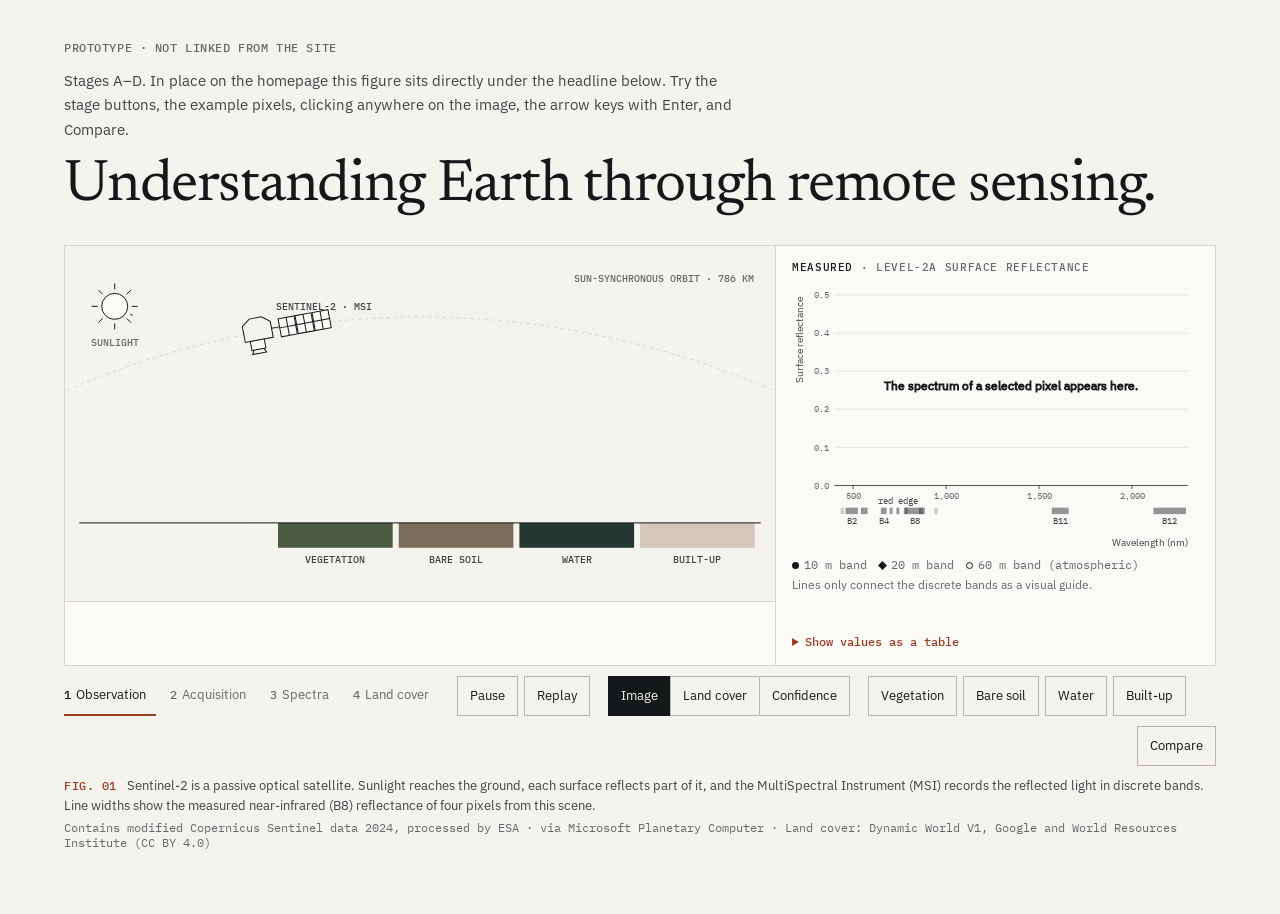
<file: sentinel2-prototype.html>
<!doctype html>
<html lang="en">
  <head>
    <meta charset="utf-8">
    <meta name="viewport" content="width=device-width, initial-scale=1">
    <meta name="robots" content="noindex">
    <title>Prototype: Sentinel-2 spectral visualization</title>
    <link rel="stylesheet" href="styles.css?v=66">
    <link rel="stylesheet" href="s2-viz.css?v=3">
    <script src="s2-viz.js?v=4" defer></script>
    <style>
      body{padding:40px var(--gutter) 64px;max-width:1440px;margin:0 auto}
      .proto-note{max-width:46em;color:var(--ink-2);font-size:15px}
      .proto-h1{font:400 clamp(40px,4.6vw,72px)/1 var(--serif);letter-spacing:-.02em;margin:10px 0 28px}
    </style>
  </head>
  <body>
    <p class="eyebrow">Prototype · not linked from the site</p>
    <p class="proto-note">Stages A–D. In place on the homepage this figure sits directly under the headline below. Try the stage buttons, the example pixels, clicking anywhere on the image, the arrow keys with Enter, and Compare.</p>
    <h1 class="proto-h1">Understanding Earth through remote sensing.</h1>

    <figure class="s2viz" data-s2viz data-src="assets/s2/" data-version="2">
      <img class="s2viz-fallback" src="assets/s2/truecolor.webp" width="432" height="216" alt="Sentinel-2 true-colour image of the south shore of the Geiseltalsee at Braunsbedra, Germany, 28 August 2024: the lake at the top, the town in the middle and harvested fields at the bottom.">
      <figcaption><span class="fig-no">Fig. 01</span><span class="s2viz-caption">Sentinel-2 Level-2A image of the south shore of the Geiseltalsee at Braunsbedra, Germany, 28 August 2024.</span><span class="s2viz-credit">Contains modified Copernicus Sentinel data 2024, processed by ESA · via Microsoft Planetary Computer · Land cover: Dynamic World V1, Google and World Resources Institute (CC BY 4.0)</span></figcaption>
    </figure>
  </body>
</html>
</file>
<file: styles.css>
/* ==========================================================================
   Dr. Yaron Ogen — Scientific Editorial Minimalism
   One stylesheet, one set of tokens. Colour comes from the figures; the
   interface stays in ink on map paper with a single iron-oxide accent.
   ========================================================================== */

/* Fonts (self-hosted, latin subset) */
@font-face{font-family:"Newsreader";src:url("fonts/newsreader-latin-400-normal.woff2") format("woff2");font-weight:400;font-style:normal;font-display:swap}
@font-face{font-family:"Newsreader";src:url("fonts/newsreader-latin-400-italic.woff2") format("woff2");font-weight:400;font-style:italic;font-display:swap}
@font-face{font-family:"Newsreader";src:url("fonts/newsreader-latin-500-normal.woff2") format("woff2");font-weight:500;font-style:normal;font-display:swap}
@font-face{font-family:"IBM Plex Sans";src:url("fonts/ibm-plex-sans-latin-400-normal.woff2") format("woff2");font-weight:400;font-style:normal;font-display:swap}
@font-face{font-family:"IBM Plex Sans";src:url("fonts/ibm-plex-sans-latin-400-italic.woff2") format("woff2");font-weight:400;font-style:italic;font-display:swap}
@font-face{font-family:"IBM Plex Sans";src:url("fonts/ibm-plex-sans-latin-600-normal.woff2") format("woff2");font-weight:600;font-style:normal;font-display:swap}
@font-face{font-family:"IBM Plex Mono";src:url("fonts/ibm-plex-mono-latin-400-normal.woff2") format("woff2");font-weight:400;font-style:normal;font-display:swap}
@font-face{font-family:"IBM Plex Mono";src:url("fonts/ibm-plex-mono-latin-500-normal.woff2") format("woff2");font-weight:500;font-style:normal;font-display:swap}

:root{
  color-scheme:light;
  --paper:#F5F3EE;      /* page ground, matched to the figures' own background */
  --surface:#FBFAF7;    /* figure frames, dialogs */
  --ink:#15181A;        /* all headings and body */
  --ink-2:#3E4447;      /* secondary text */
  --muted:#646A6D;      /* metadata (5.3:1 on paper) */
  --rule:#D8D4CB;       /* hairlines */
  --rule-strong:#B9B4A9;
  --accent:#9A3B22;     /* iron oxide: links, figure labels, active nav only */
  --accent-ink:#7A2C17;
  --accent-tint:#EFE3DC;
  --error:#A3261B;

  --serif:"Newsreader",Georgia,"Times New Roman",serif;
  --sans:"IBM Plex Sans",system-ui,"Segoe UI",Arial,sans-serif;
  --mono:"IBM Plex Mono",ui-monospace,Consolas,monospace;

  --side:260px;
  --gutter:clamp(20px,5vw,72px);
  --measure:38em;
}

/* Base */
*,*::before,*::after{box-sizing:border-box}
html{background:var(--paper);scroll-behavior:smooth;scroll-padding-top:80px;-webkit-text-size-adjust:100%}
body{margin:0;background:var(--paper);color:var(--ink);font:16px/1.65 var(--sans);-webkit-font-smoothing:antialiased;text-rendering:optimizeLegibility}
a{color:inherit}
img{max-width:100%}
button{font:inherit;color:inherit}
h1,h2,h3,h4,p{margin-top:0}
h1,h2{font-family:var(--serif);font-weight:400;letter-spacing:-.015em;color:var(--ink)}
h1 em,h2 em{font-style:normal;color:inherit}
::selection{background:var(--accent-tint);color:var(--ink)}
:focus-visible{outline:2px solid var(--accent);outline-offset:3px;border-radius:1px}
.screen-reader-only{position:absolute;width:1px;height:1px;padding:0;margin:-1px;overflow:hidden;clip:rect(0,0,0,0);white-space:nowrap;border:0}
.skip-link{position:fixed;z-index:200;top:8px;left:8px;padding:10px 14px;background:var(--ink);color:var(--paper);transform:translateY(-160%)}
.skip-link:focus{transform:none}

.section-wrap{padding-left:var(--gutter);padding-right:var(--gutter)}
.page-view{max-width:calc(1320px + 2 * var(--gutter));min-height:calc(100vh - 90px)}
.page-view[hidden]{display:none!important}

/* Small type roles */
.eyebrow,.project-meta,.pub-meta,.label{font:500 11.5px/1.45 var(--mono);letter-spacing:.05em;text-transform:uppercase;color:var(--muted);margin:0 0 12px}
.eyebrow-light{color:var(--muted)}

/* Links and buttons */
.button{display:inline-flex;align-items:center;gap:10px;min-height:46px;padding:0 18px;border:1px solid var(--ink);background:var(--ink);color:var(--paper);text-decoration:none;font:600 14px/1 var(--sans);cursor:pointer;touch-action:manipulation;transition:background .15s,color .15s}
.button:hover{background:var(--paper);color:var(--ink)}
.text-link{font:600 14px/1.4 var(--sans);color:var(--accent);text-decoration:underline;text-decoration-thickness:1px;text-underline-offset:4px}
.text-link:hover{color:var(--accent-ink)}
.text-link span,.button span{font-family:var(--sans)}
.article-link{display:inline-flex;align-items:center;gap:6px;margin-top:10px;color:var(--accent);font:500 12.5px/1.4 var(--mono);text-decoration:underline;text-decoration-thickness:1px;text-underline-offset:4px;text-decoration-color:color-mix(in srgb,var(--accent) 45%,transparent)}
.article-link:hover{color:var(--accent-ink);text-decoration-color:currentColor}

/* ==========================================================================
   Navigation
   ========================================================================== */
.mobile-brand{display:none}
.menu-button{display:none}
.site-sidebar{position:fixed;z-index:40;inset:0 auto 0 0;width:var(--side);padding:32px 24px 22px;background:var(--paper);border-right:1px solid var(--rule);display:flex;flex-direction:column;overflow-y:auto}
.wordmark{display:flex;align-items:center;gap:12px}
.wordmark-photo-button{flex:none;padding:0;margin:0;border:0;background:none;cursor:zoom-in;line-height:0}
.wordmark-mark{display:block;overflow:hidden}
.wordmark-photo img{display:block;width:100%;height:100%;object-fit:cover;object-position:50% 14%;filter:grayscale(1)}
.sidebar-wordmark .wordmark-mark{width:42px;height:56px}
.wordmark-name{display:block;white-space:nowrap}
.sidebar-wordmark .wordmark-sub{font-size:12px}
.sidebar-wordmark .wordmark-sub>span{display:block;white-space:nowrap}
.wordmark-text{display:block;text-decoration:none;font:500 19px/1.15 var(--serif);color:var(--ink)}
.wordmark-sub{display:block;margin-top:4px;font:12px/1.45 var(--sans);color:var(--muted)}
.primary-nav{display:flex;flex-direction:column;margin-top:40px}
.primary-nav a{display:flex;align-items:center;min-height:42px;padding:0 0 0 12px;margin-left:-12px;color:var(--ink-2);text-decoration:none;font:15px/1.2 var(--sans);border-left:2px solid transparent;transition:color .15s}
.primary-nav a:hover{color:var(--ink)}
.primary-nav a[aria-current=page]{color:var(--ink);font-weight:600;border-left-color:var(--accent)}
.primary-nav small{display:none}
.sidebar-footer{margin-top:auto;padding-top:14px;border-top:1px solid var(--rule);font:12.5px/1.6 var(--sans);color:var(--muted)}
.sidebar-footer p{margin:0 0 8px}
.sidebar-footer>a{color:var(--accent);font-weight:600;text-decoration:underline;text-underline-offset:3px;text-decoration-thickness:1px}
.sidebar-footer small{display:block;margin-top:14px;font:11.5px var(--mono)}
.main-content{margin-left:var(--side);min-width:0}
.main-content:focus{outline:none}
@media(min-width:861px) and (max-height:760px){.site-sidebar{padding-top:22px}.primary-nav{margin-top:24px}.primary-nav a{min-height:36px}}

/* ==========================================================================
   Home
   ========================================================================== */
.hero{display:grid;grid-template-columns:minmax(0,1fr);gap:clamp(28px,3.5vw,48px);align-items:end;padding-top:clamp(48px,9vh,96px);padding-bottom:40px;border-bottom:1px solid var(--ink);margin-left:var(--gutter);margin-right:var(--gutter);padding-left:0;padding-right:0;min-height:0}
.hero h1{font-size:clamp(46px,5.4vw,86px);line-height:1;letter-spacing:-.02em;margin:0 0 26px}
.hero-intro{font-size:17.5px;line-height:1.65;color:var(--ink-2);max-width:32em;margin:0 0 30px}
.hero-actions{display:flex;flex-wrap:wrap;align-items:center;gap:14px 24px}
.hero-copy{display:grid;grid-template-columns:minmax(0,7fr) minmax(0,5fr);column-gap:clamp(28px,4vw,64px);align-items:end}
.hero-copy .eyebrow,.hero-copy h1{grid-column:1}
.hero-copy .hero-intro{grid-column:2;grid-row:2;margin-bottom:18px}
.hero-copy .hero-actions{grid-column:2;grid-row:3}
.hero-copy h1{grid-row:2/4;margin:0}
.scales-intro{margin:40px var(--gutter) 0;font:500 11.5px/1.45 var(--mono);letter-spacing:.05em;text-transform:uppercase;color:var(--muted)}
.scales{display:grid;grid-template-columns:repeat(4,minmax(0,1fr));margin:14px var(--gutter) 0;border-top:1px solid var(--rule);border-bottom:1px solid var(--rule);padding:0;list-style:none}
.scales li{padding:22px 22px 26px;border-left:1px solid var(--rule)}
.scales li:first-child{border-left:0;padding-left:0}
.scales .label{color:var(--accent);margin-bottom:8px}
.scales h2{font:500 19px/1.3 var(--serif);letter-spacing:0;margin:0 0 6px}
.scales p{margin:0 0 10px;font-size:14px;line-height:1.6;color:var(--muted)}
.s2viz.home-viz{margin:48px var(--gutter) 0;padding-bottom:40px}
.scales a{font:500 12.5px var(--mono);color:var(--accent);text-decoration:underline;text-underline-offset:3px;text-decoration-thickness:1px}

/* ==========================================================================
   Figures (shared)
   ========================================================================== */
.image-lightbox-trigger{position:relative;display:block;width:100%;padding:8px;border:1px solid var(--rule);background:var(--surface);cursor:zoom-in;line-height:0;text-align:left;transition:border-color .15s}
.image-lightbox-trigger:hover{border-color:var(--rule-strong)}
.image-lightbox-trigger img{display:block;width:100%;height:auto;object-fit:contain}
.image-zoom-hint{position:absolute;right:14px;bottom:14px;padding:6px 9px;background:var(--ink);color:var(--paper);font:500 11.5px/1 var(--mono);opacity:0;transition:opacity .15s}
.image-zoom-hint span{margin-left:4px}
.image-lightbox-trigger:hover .image-zoom-hint,.image-lightbox-trigger:focus-visible .image-zoom-hint{opacity:1}
figcaption,.fig-caption{margin-top:10px;font:13px/1.55 var(--sans);color:var(--ink-2)}
.fig-no{display:inline-block;margin-right:10px;font:500 11.5px/1.55 var(--mono);letter-spacing:.05em;color:var(--accent);text-transform:uppercase}

/* ==========================================================================
   Section headings
   ========================================================================== */
.section{padding-top:clamp(56px,9vh,96px);padding-bottom:clamp(64px,10vh,112px)}
.section-heading{display:grid;grid-template-columns:minmax(0,6fr) minmax(0,7fr);gap:clamp(20px,4vw,64px);align-items:end;margin-bottom:40px;padding-bottom:18px;border-bottom:1px solid var(--ink)}
.section-heading .eyebrow{margin-bottom:10px}
.section-heading h2,.about-copy h2,.experience-intro h2,.contact-content h2{font-size:clamp(34px,3.8vw,54px);line-height:1.05;margin:0}
.heading-aside{margin:0;max-width:36em;color:var(--ink-2);font-size:15px;line-height:1.6}

/* ==========================================================================
   Expertise — figure-led atlas
   ========================================================================== */
.expertise-grid{display:grid;grid-template-columns:repeat(12,minmax(0,1fr));gap:56px 36px}
.service-card{grid-column:span 4;display:flex;flex-direction:column;min-width:0}
.service-card:nth-child(1){grid-column:span 7}
.service-card:nth-child(2){grid-column:span 5}
.service-card .card-number{display:none}
.service-image{margin:0 0 16px}
.service-image figcaption{font-size:12.5px;color:var(--muted)}
.service-card h3{font:600 18px/1.35 var(--sans);letter-spacing:-.01em;margin:0 0 6px}
.service-card>p{margin:0 0 12px;font-size:15px;line-height:1.6;color:var(--ink-2);max-width:var(--measure)}
.service-card ul{list-style:none;margin:4px 0 0;padding:12px 0 0;border-top:1px solid var(--rule);font:12.5px/1.75 var(--mono);color:var(--muted)}
.service-card li{display:inline}
.service-card li+li::before{content:" · ";color:var(--rule-strong)}

/* ==========================================================================
   Research — notebook rows
   ========================================================================== */
.research-project-grid{border-top:1px solid var(--rule)}
.research-project-card{display:grid;grid-template-columns:minmax(180px,300px) minmax(0,1fr);gap:clamp(22px,4vw,56px);padding:36px 0;border-bottom:1px solid var(--rule);align-items:start}
.research-row-media{min-width:0}
.project-image{margin:0}
.project-image img{display:block;width:auto;max-width:100%;height:auto;max-height:220px;border:1px solid var(--rule);background:var(--surface)}
.project-image figcaption{font-size:12.5px;color:var(--muted)}
.research-row-copy{min-width:0;display:flex;flex-direction:column;align-items:flex-start}
.research-row-copy .project-meta{color:var(--accent)}
.research-project-card h3{font:500 clamp(22px,2.1vw,28px)/1.2 var(--serif);letter-spacing:-.01em;margin:0 0 10px}
.research-summary{margin:0 0 16px;font-size:15.5px;line-height:1.65;color:var(--ink-2);max-width:var(--measure)}
.research-row-actions{display:flex;flex-wrap:wrap;gap:10px;margin:0 0 16px}
.read-more-open,.project-gallery-open{display:inline-flex;align-items:center;gap:8px;min-height:42px;padding:0 14px;border:1px solid var(--rule-strong);background:transparent;color:var(--ink);font:600 13.5px/1 var(--sans);cursor:pointer;touch-action:manipulation;transition:border-color .15s,background .15s}
.read-more-open:hover,.project-gallery-open:hover{border-color:var(--ink);background:var(--surface)}
.gallery-photo-count{font:400 12px var(--mono);color:var(--muted)}
.project-topic{display:block;font:12px/1.6 var(--mono);color:var(--muted)}
.research-row-copy>.project-topic{margin-top:auto}

/* Read-more dialog */
.read-more-dialog{display:none;flex-direction:column;width:min(760px,calc(100vw - 32px));max-height:calc(100dvh - 32px);padding:0;border:1px solid var(--rule-strong);background:var(--surface);color:var(--ink);overflow:hidden}
.read-more-dialog[open]{display:flex}
.read-more-dialog::backdrop{background:rgba(21,24,26,.55)}
.read-more-toolbar{display:flex;justify-content:space-between;align-items:flex-start;gap:18px;padding:22px 24px 16px;border-bottom:1px solid var(--rule)}
.read-more-toolbar .eyebrow{margin-bottom:6px;color:var(--accent)}
.read-more-toolbar h2{font:500 clamp(22px,2.4vw,28px)/1.2 var(--serif);margin:0}
.read-more-body{overflow:auto;padding:22px 24px 28px;font-size:15.5px;line-height:1.7;color:var(--ink-2)}
.read-more-body p{margin:0 0 14px;max-width:var(--measure)}
.read-more-figure{margin:0 0 22px}
.read-more-figure img{display:block;width:100%;height:auto;border:1px solid var(--rule)}
.read-more-body .project-topic{margin-top:18px;padding-top:12px;border-top:1px solid var(--rule)}

/* ==========================================================================
   Highlights — journal articles
   ========================================================================== */
.highlight-pub{display:grid;grid-template-columns:minmax(0,5fr) minmax(0,7fr);gap:clamp(24px,4vw,64px);padding:48px 0;border-bottom:1px solid var(--rule);align-items:start}
.highlight-pub:first-of-type{padding-top:8px}
.highlight-figure{margin:0;position:sticky;top:32px}
.highlight-figure img{display:block;width:100%;height:auto;padding:8px;border:1px solid var(--rule);background:var(--surface)}
.highlight-figure figcaption{font-size:13px;color:var(--ink-2)}
.highlight-body{min-width:0;max-width:44em}
.highlight-pub .pub-meta{font:500 11.5px/1.5 var(--mono);color:var(--accent);margin-bottom:10px}
.highlight-pub h3{font:500 clamp(22px,2.2vw,30px)/1.22 var(--serif);letter-spacing:-.01em;margin:0 0 8px}
.highlight-pub h4{font:500 11.5px/1.4 var(--mono);letter-spacing:.06em;text-transform:uppercase;color:var(--muted);margin:26px 0 8px;padding-top:12px;border-top:1px solid var(--rule)}
.highlight-pub p,.highlight-pub li{font-size:15.5px;line-height:1.7;color:var(--ink-2)}
.highlight-pub p{margin:0 0 12px}
.highlight-pub ul,.highlight-pub ol{margin:0 0 12px;padding-left:20px}
.highlight-pub li{margin-bottom:8px}
.highlight-pub li strong{color:var(--ink);font-weight:600}
.citation-count{display:inline-flex;align-items:baseline;gap:8px;margin:6px 0 4px!important;font:12.5px/1.4 var(--mono)!important;color:var(--muted)!important}
.citation-count strong{font:500 26px/1 var(--serif);color:var(--ink)}
.threshold-method{margin-top:22px;padding:4px 20px 8px;background:var(--surface);border:1px solid var(--rule)}
.threshold-method h4{border-top:0;padding-top:14px;margin-top:0}

/* ==========================================================================
   Publications — bibliography
   ========================================================================== */
.publication-list{border-top:1px solid var(--rule)}
.publication{display:grid;grid-template-columns:96px minmax(0,1fr) 170px;gap:0 28px;padding:22px 0;border-bottom:1px solid var(--rule);align-items:start}
.pub-year{font:500 14px/1.6 var(--mono);color:var(--ink);padding-top:2px}
.pub-year-repeat{color:transparent}
.publication h3{font:500 20px/1.32 var(--serif);letter-spacing:-.005em;margin:0 0 6px;max-width:44em}
.publication p{margin:0;font-size:14px;line-height:1.6;color:var(--muted)}
.publication p b{color:var(--ink);font-weight:600}
.publication p em{color:var(--ink-2)}
.publication .article-link{margin-top:8px}
.pub-type{font:12px/1.5 var(--mono);color:var(--muted);text-align:right;padding-top:4px}
.publication-footnote{margin:16px 0 0;font-size:13px;color:var(--muted)}

/* ==========================================================================
   About + Career
   ========================================================================== */
.about-page{padding-left:var(--gutter);padding-right:var(--gutter)}
.about-page .section-wrap{padding-left:0;padding-right:0}
.about-band{padding-top:clamp(56px,9vh,96px);padding-bottom:64px;border-bottom:1px solid var(--ink)}
.about-inner{display:grid;grid-template-columns:minmax(0,4fr) minmax(0,8fr);gap:clamp(28px,5vw,80px);align-items:start}
.about-left .eyebrow{margin-bottom:16px}
.about-photo-box{max-width:320px}
.about-photo-button{display:block;width:100%;padding:0;border:0;background:none;cursor:zoom-in;line-height:0}
.about-photo-button img{display:block;width:100%;height:auto;aspect-ratio:896/1195;object-fit:cover}
.about-copy h2{margin-bottom:26px}
.about-copy p{font-size:16px;line-height:1.75;color:var(--ink-2);max-width:var(--measure);margin:0 0 16px}
.about-copy .about-lead{font:400 21px/1.5 var(--serif);color:var(--ink)}
.about-facts{display:grid;grid-template-columns:repeat(3,minmax(0,1fr));max-width:var(--measure);margin-top:32px;border-top:1px solid var(--ink);border-bottom:1px solid var(--rule)}
.about-facts span{padding:14px 14px 16px 0;font:500 26px/1.1 var(--serif);color:var(--ink)}
.about-facts span+span{padding-left:14px;border-left:1px solid var(--rule)}
.about-facts i{display:block;margin-top:6px;font:400 12px/1.4 var(--mono);font-style:normal;color:var(--muted)}

.experience-band{padding-top:64px;padding-bottom:clamp(64px,10vh,112px)}
.experience-inner{display:grid;grid-template-columns:minmax(0,4fr) minmax(0,8fr);gap:clamp(28px,5vw,80px)}
.experience-intro>p:not(.eyebrow){margin-top:14px;color:var(--ink-2);max-width:22em}
.timeline{border-left:1px solid var(--rule-strong);margin-left:6px}
.timeline article{position:relative;display:grid;grid-template-columns:170px minmax(0,1fr);gap:20px;padding:4px 0 32px 28px}
.timeline article::before{content:"";position:absolute;left:-5px;top:9px;width:9px;height:9px;border-radius:50%;background:var(--paper);border:1px solid var(--accent)}
.timeline-date{font:500 12.5px/1.6 var(--mono);color:var(--accent);padding-top:2px}
.timeline h3{font:500 21px/1.3 var(--serif);margin:0 0 2px}
.timeline-org{font-size:14px;color:var(--muted);margin:0 0 8px}
.timeline article p:last-child{font-size:15px;line-height:1.65;color:var(--ink-2);margin:0;max-width:var(--measure)}

/* ==========================================================================
   Media
   ========================================================================== */
.media-language{margin:40px 0 10px;color:var(--accent)}
.media-section .section-heading+.media-language{margin-top:0}
.media-row{display:grid;grid-template-columns:minmax(0,1.3fr) minmax(0,1fr) auto;gap:20px;align-items:baseline;padding:14px 0;border-bottom:1px solid var(--rule)}
.media-row h3{font:500 19px/1.3 var(--serif);margin:0}
.media-row p{margin:0;font:12.5px var(--mono);color:var(--muted)}
.media-row .article-link{margin:0;white-space:nowrap}

/* ==========================================================================
   Contact
   ========================================================================== */
.contact-section{padding-top:clamp(56px,9vh,96px);padding-bottom:48px}
.contact-content{display:grid;grid-template-columns:minmax(0,5fr) minmax(0,7fr);gap:clamp(28px,5vw,80px);align-items:start;padding-top:18px;border-top:1px solid var(--ink)}
.contact-intro{margin:20px 0 22px;font-size:16px;color:var(--ink-2);max-width:26em}
.email-link{display:inline-block;font:400 clamp(22px,2.4vw,30px)/1.3 var(--serif);color:var(--ink);text-decoration:underline;text-decoration-color:var(--accent);text-decoration-thickness:1px;text-underline-offset:6px;overflow-wrap:anywhere}
.email-link span{font-family:var(--sans);font-size:.7em;margin-left:6px;color:var(--accent)}
.contact-form{max-width:640px}
.form-field{margin-bottom:22px}
.form-field label{display:block;margin-bottom:6px;font:500 11.5px/1.4 var(--mono);letter-spacing:.05em;text-transform:uppercase;color:var(--ink-2)}
.form-field label span{text-transform:none;letter-spacing:0;color:var(--muted)}
.form-field input,.form-field textarea{display:block;width:100%;min-height:46px;padding:10px 12px;border:1px solid var(--rule-strong);border-radius:0;background:var(--surface);color:var(--ink);font:16px/1.5 var(--sans);resize:vertical}
.form-field textarea{min-height:140px}
.form-field input:focus-visible,.form-field textarea:focus-visible{outline:2px solid var(--accent);outline-offset:0;border-color:var(--accent)}
.form-field [aria-invalid=true]{border-color:var(--error)}
.field-error{margin:6px 0 0;color:var(--error);font-size:13px}
.field-error:empty{display:none}
.form-privacy{font-size:13px;color:var(--muted);margin:0 0 18px}
.form-status{min-height:20px;margin:10px 0 0;font-size:14px;color:var(--ink-2)}
.form-error-summary{margin-bottom:22px;padding:14px 16px;border:1px solid var(--error);border-left-width:3px;background:var(--surface)}
.form-error-summary h3{margin:0 0 6px;font:600 15px var(--sans);color:var(--error)}
.form-error-summary ul{margin:0;padding-left:18px;font-size:14px}
.form-error-summary a{color:var(--error)}
.contact-bottom{display:flex;justify-content:space-between;gap:16px;margin-top:72px;padding-top:14px;border-top:1px solid var(--rule);font:12px/1.6 var(--mono);color:var(--muted)}

/* Footer */
.site-footer{margin-left:var(--side);padding:22px var(--gutter) 26px;border-top:1px solid var(--rule);display:grid;grid-template-columns:1.2fr 1.2fr auto auto;gap:16px 28px;align-items:baseline;font-size:13px;color:var(--muted)}
.footer-name{font:500 16px var(--serif);color:var(--ink);text-decoration:none}
.footer-name span{display:block;margin-top:2px;font:12px var(--sans);color:var(--muted)}
.back-top{color:var(--accent);text-decoration:underline;text-underline-offset:3px}
.site-footer small{font:12px var(--mono)}

/* ==========================================================================
   Dialogs: image lightbox, portrait, project gallery
   ========================================================================== */
.image-lightbox{width:min(1100px,calc(100vw - 32px));max-width:none;max-height:calc(100dvh - 32px);padding:16px;border:1px solid var(--rule-strong);background:var(--surface);color:var(--ink);overflow:auto}
.image-lightbox::backdrop{background:rgba(21,24,26,.6)}
.portrait-lightbox{width:min(560px,calc(100vw - 32px))}
.lightbox-toolbar{display:flex;justify-content:space-between;align-items:center;gap:16px;margin-bottom:12px}
.lightbox-toolbar p{margin:0;font-size:14px;color:var(--ink-2)}
.lightbox-close,.read-more-close,.project-gallery-close{flex:0 0 44px;display:grid;place-items:center;width:44px;height:44px;padding:0;border:1px solid var(--rule-strong);background:var(--paper);color:var(--ink);font-size:24px;line-height:1;cursor:pointer;touch-action:manipulation}
.lightbox-close:hover,.read-more-close:hover,.project-gallery-close:hover{border-color:var(--ink)}
.lightbox-image{display:block;width:100%;height:auto;max-height:calc(100dvh - 140px);object-fit:contain}
.lightbox-help{margin:10px 0 0;font:12px var(--mono);color:var(--muted)}

.project-gallery{display:none;flex-direction:column;position:fixed;inset:0;width:100vw;height:100dvh;max-width:none;max-height:none;margin:0;padding:clamp(12px,2vw,24px);border:0;background:var(--surface);color:var(--ink);overflow:hidden}
.project-gallery[open]{display:flex}
.project-gallery::backdrop{background:var(--surface)}
.project-gallery-toolbar{display:flex;align-items:center;justify-content:space-between;gap:18px;flex:none;padding-bottom:12px;margin-bottom:12px;border-bottom:1px solid var(--rule)}
.project-gallery-toolbar .eyebrow{margin-bottom:4px}
.project-gallery-toolbar h2{margin:0;font:500 clamp(20px,2.4vw,28px)/1.2 var(--serif)}
.project-gallery-close-form{flex:none;margin:0}
.project-gallery-stage{position:relative;display:flex;flex:1 1 0;align-items:center;justify-content:center;min-width:0;min-height:0;overflow:hidden}
.project-gallery-image-frame{display:grid;place-items:center;flex:none;max-width:100%;max-height:100%;overflow:hidden}
.project-gallery-image{display:block;width:100%;height:100%;object-fit:contain}
.gallery-arrow{position:absolute;top:50%;z-index:1;display:grid;place-items:center;width:46px;height:46px;transform:translateY(-50%);border:1px solid var(--rule-strong);background:var(--surface);color:var(--ink);font-size:20px;cursor:pointer;touch-action:manipulation}
.gallery-arrow:hover{border-color:var(--ink)}
.gallery-arrow[hidden]{display:none}
.gallery-previous{left:8px}.gallery-next{right:8px}
.project-gallery-thumbnails{display:flex;flex:none;justify-content:center;gap:8px;padding:12px 2px 2px;overflow-x:auto}
.project-gallery-thumbnails[hidden]{display:none}
.gallery-thumbnail{flex:0 0 76px;width:76px;height:64px;padding:3px;border:1px solid var(--rule);background:var(--paper);cursor:pointer}
.gallery-thumbnail img{display:block;width:100%;height:100%;object-fit:contain}
.gallery-thumbnail[aria-pressed=true]{border:2px solid var(--accent)}
.project-gallery-footer{display:flex;justify-content:space-between;gap:16px;flex:none;margin-top:10px}
.project-gallery-caption{margin:0;font-size:14px;color:var(--ink-2)}
.project-gallery-position{margin:0;flex:none;font:12px var(--mono);color:var(--muted)}

.image-lightbox[open],.read-more-dialog[open],.project-gallery[open]{animation:dialog-in .15s ease-out}
@keyframes dialog-in{from{opacity:0}to{opacity:1}}

/* ==========================================================================
   Responsive
   ========================================================================== */
@media(max-width:1180px){
  .expertise-grid{grid-template-columns:repeat(2,minmax(0,1fr))}
  .service-card,.service-card:nth-child(1),.service-card:nth-child(2){grid-column:span 1}
  .service-card:nth-child(1){grid-column:span 2}
  .publication{grid-template-columns:80px minmax(0,1fr)}
  .pub-type{grid-column:2;text-align:left;padding-top:6px}
}
@media(max-width:860px){
  :root{--side:0px}
  html{scroll-padding-top:72px}
  .mobile-brand{position:sticky;top:0;z-index:50;display:flex;align-items:center;justify-content:space-between;gap:12px;height:64px;padding:0 16px 0 20px;background:var(--paper);border-bottom:1px solid var(--rule)}
  .mobile-brand .wordmark-mark{width:34px;height:44px}
  .mobile-brand .wordmark-text{font-size:17px}
  .mobile-brand .wordmark-sub{font-size:11.5px}
  .menu-button{display:inline-flex;flex-direction:column;justify-content:center;align-items:center;gap:5px;flex:none;width:44px;height:44px;padding:0;border:1px solid var(--rule-strong);background:transparent;cursor:pointer;touch-action:manipulation}
  .menu-button span{display:block;width:18px;height:1.5px;background:var(--ink);transition:transform .15s,opacity .15s}
  .menu-button[aria-expanded=true] span:nth-child(1){transform:translateY(6.5px) rotate(45deg)}
  .menu-button[aria-expanded=true] span:nth-child(2){opacity:0}
  .menu-button[aria-expanded=true] span:nth-child(3){transform:translateY(-6.5px) rotate(-45deg)}
  .site-sidebar{display:none;inset:64px 0 auto 0;width:auto;max-height:calc(100dvh - 64px);padding:8px 20px 20px;border-right:0;border-bottom:1px solid var(--ink)}
  .site-sidebar.is-open{display:block}
  .sidebar-wordmark{display:none}
  .primary-nav{margin-top:0}
  .primary-nav a{min-height:50px;font-size:17px;border-bottom:1px solid var(--rule)}
  .sidebar-footer{margin-top:16px;border-top:0}
  .main-content,.site-footer{margin-left:0}

  .hero{gap:32px;padding-top:36px}
  .hero-copy{display:block}
  .hero-copy h1{margin-bottom:18px}
  .hero-copy .hero-intro{margin-bottom:30px}
  .hero h1{font-size:clamp(42px,11.5vw,64px);margin-bottom:18px}
  .hero-intro{font-size:16.5px}
  .s2viz.home-viz{margin-top:36px}
  .scales{grid-template-columns:1fr 1fr}
  .scales li{padding:18px 14px 20px 0!important;border-left:0}
  .scales li:nth-child(2n){padding-left:14px!important;border-left:1px solid var(--rule)}
  .scales li:nth-child(-n+2){border-bottom:1px solid var(--rule)}

  .section-heading,.about-inner,.experience-inner,.contact-content{grid-template-columns:1fr;gap:14px}
  .heading-aside{font-size:15px}
  .about-inner,.experience-inner,.contact-content{gap:28px}
  .about-photo-box{max-width:240px}

  .research-project-card{grid-template-columns:1fr;gap:16px;padding:28px 0}
  .highlight-pub{grid-template-columns:1fr;gap:20px;padding:36px 0}
  .highlight-figure{position:static;max-width:520px}

  .timeline article{grid-template-columns:1fr;gap:4px;padding-left:22px}
  .site-footer{grid-template-columns:1fr 1fr}
}
@media(max-width:560px){
  .expertise-grid{grid-template-columns:1fr;gap:44px}
  .service-card:nth-child(1){grid-column:span 1}
  .scales{grid-template-columns:1fr}
  .scales li,.scales li:nth-child(2n){padding:16px 0!important;border-left:0;border-bottom:1px solid var(--rule)}
  .scales li:last-child{border-bottom:0}
  .publication{grid-template-columns:1fr;gap:2px}
  .pub-year-repeat{display:none}
  .pub-type{grid-column:1}
  .media-row{grid-template-columns:1fr;gap:4px}
  .about-facts{grid-template-columns:1fr}
  .about-facts span+span{padding-left:0;border-left:0;border-top:1px solid var(--rule)}
  .contact-bottom{flex-direction:column;gap:4px}
  .site-footer{grid-template-columns:1fr}
  .project-gallery-footer{flex-direction:column;gap:4px}
}

/* Preferences */
@media(prefers-reduced-motion:reduce){
  html{scroll-behavior:auto}
  *,*::before,*::after{animation:none!important;transition:none!important}
}
@media(prefers-contrast:more){
  :root{--muted:#3E4447;--ink-2:#15181A;--rule:#8E8A82;--rule-strong:#5C5953}
}
@media print{
  .site-sidebar,.mobile-brand,.skip-link,.hero-actions,.research-row-actions,.read-more-open{display:none!important}
  .main-content,.site-footer{margin-left:0}
  .page-view[hidden]{display:block!important}
}
</file>
<file: s2-viz.css>
/* Sentinel-2 spectral visualization (s2-viz.js). Uses the site tokens from styles.css. */
.s2viz{margin:0}
.s2viz-fallback{display:block;width:100%;height:auto;aspect-ratio:2/1;object-fit:cover;border:1px solid var(--rule)}
.s2viz-body{display:grid;grid-template-columns:minmax(0,1.62fr) minmax(300px,1fr);border:1px solid var(--rule);background:var(--surface)}
.s2viz-stagecol{min-width:0;border-right:1px solid var(--rule)}
.s2viz-stage{position:relative;min-width:0;background:var(--paper)}
.s2viz-canvas{display:block;width:100%;aspect-ratio:2/1;cursor:crosshair;touch-action:manipulation}
.s2viz-canvas:focus-visible{outline:2px solid var(--accent);outline-offset:-2px}
.s2viz-loupe{position:absolute;top:10px;right:10px;border:1px solid var(--ink);background:var(--paper);opacity:0;transition:opacity .2s;pointer-events:none}
.s2viz-loupe-key{position:absolute;top:calc(10px + var(--loupe,150px));right:10px;margin:4px 0 0;padding:3px 6px;background:rgba(21,24,26,.78);color:#fff;font:500 10px/1.4 var(--mono);opacity:0;transition:opacity .2s;pointer-events:none;white-space:nowrap}
.s2viz-loupe-key span{display:inline-block;width:10px;height:8px;margin:0 3px 0 6px;vertical-align:-1px}
.s2viz-loupe-key .k10{border:2px solid var(--accent);margin-left:0}
.s2viz-loupe-key .k20{border:1.5px dashed #ffd9c7}
.s2viz-loupe-key .k60{border:1.5px dotted #fff}

.s2viz-panel{display:flex;flex-direction:column;min-width:0;padding:14px 16px 12px}
.s2viz-pixel{min-height:64px;padding:12px 16px 14px;border-top:1px solid var(--rule)}
.s2viz-pixel p{margin:0}
.s2viz-pixel-name{font:500 19px/1.25 var(--serif);color:var(--ink)}
.s2viz-pixel-meta{margin-top:3px!important;font:12px/1.5 var(--mono);color:var(--muted)}
.s2viz-pixel-meta b{font-weight:500;color:var(--ink-2)}
.s2viz-note{margin-top:6px!important;font-size:12.5px;line-height:1.5;color:var(--ink-2)}
.s2viz-chart{display:block;width:100%;height:auto;margin-top:6px;overflow:visible}
.s2viz-chart .grid{stroke:var(--rule);stroke-width:.6}
.s2viz-chart .axis{stroke:var(--ink);stroke-width:.8}
.s2viz-chart .tick{font:10px var(--mono);fill:var(--muted)}
.s2viz-chart .band-label{fill:var(--ink-2)}
.s2viz-chart .empty{font:13px var(--sans);fill:var(--muted)}
.s2viz-chart .axis-label{font:500 10.5px var(--sans);fill:var(--ink-2)}
.s2viz-chart .band{fill:var(--ink-2);opacity:.55}
.s2viz-chart .band.r60{fill:var(--muted);opacity:.3}
.s2viz-chart .guide{fill:none;stroke-width:1;stroke-linejoin:round}
.s2viz-chart .current{fill:var(--ink);stroke:var(--ink)}
.s2viz-chart .pinned{fill:var(--accent);stroke:var(--accent)}
.s2viz-chart .guide.current{stroke:var(--ink-2);fill:none}
.s2viz-chart .guide.pinned{stroke:var(--accent);fill:none;stroke-dasharray:3 3}
.s2viz-chart .hollow{fill:var(--surface);stroke-width:1.3}
.s2viz-chart circle:not(.hollow),.s2viz-chart rect:not(.band){stroke:none}
.s2viz-legend{display:flex;flex-wrap:wrap;gap:4px 12px;margin:6px 0 0;font:11.5px/1.4 var(--mono);color:var(--muted)}
.s2viz-legend i{display:inline-block;width:7px;height:7px;margin-right:5px;background:var(--ink);vertical-align:0}
.s2viz-legend .m10{border-radius:50%}
.s2viz-legend .m20{transform:rotate(45deg) scale(.9)}
.s2viz-legend .m60{border-radius:50%;background:transparent;border:1.3px solid var(--ink)}
.s2viz-legend .guide{flex-basis:100%;font-family:var(--sans);font-size:12px}
.s2viz-table{margin-top:auto;padding-top:8px;font-size:13px}
.s2viz-table summary{cursor:pointer;font:500 12px var(--mono);color:var(--accent);padding:4px 0}
.s2viz-table table{width:100%;margin-top:6px;border-collapse:collapse;font:12px/1.4 var(--mono)}
.s2viz-table caption{text-align:left;color:var(--muted);padding-bottom:4px}
.s2viz-table th,.s2viz-table td{padding:3px 6px 3px 0;border-bottom:1px solid var(--rule);text-align:right}
.s2viz-table th[scope=row],.s2viz-table thead th:first-child{text-align:left}
.s2viz-table thead th{font-weight:500;color:var(--ink-2)}

.s2viz-controls{display:flex;flex-wrap:wrap;align-items:center;gap:10px 18px;padding:10px 0 0}
.s2viz-controls button{min-height:40px;padding:0 12px;border:1px solid var(--rule-strong);background:transparent;color:var(--ink);font:500 13px/1 var(--sans);cursor:pointer;touch-action:manipulation}
.s2viz-controls button:hover{border-color:var(--ink)}
.s2viz-controls button:disabled{opacity:.45;cursor:default}
.s2viz-controls button[aria-pressed=true]{border-color:var(--ink);background:var(--ink);color:var(--paper)}
.s2viz-steps{display:flex;gap:0}
.s2viz-steps button{border-width:0 0 2px;border-color:transparent;padding:0 10px 0 0;min-height:40px;color:var(--muted)}
.s2viz-steps button span{font:500 11.5px var(--mono);color:inherit;margin-right:2px}
.s2viz-steps button[aria-current=step]{color:var(--ink);border-bottom-color:var(--accent)}
.s2viz-steps button+button{margin-left:14px}
.s2viz-transport,.s2viz-examples{display:flex;flex-wrap:wrap;gap:6px}
.s2viz-pin{margin-left:auto}
.s2viz-views{display:flex}
.s2viz-views button+button{margin-left:-1px}

/* Observed vs predicted */
.s2viz-kicker{margin:0 0 2px;font:500 10.5px/1.4 var(--mono);letter-spacing:.06em;text-transform:uppercase;color:var(--muted)}
.s2viz-kicker b{font-weight:500;color:var(--ink)}
.s2viz-pixel{display:grid;grid-template-columns:minmax(0,1fr) minmax(0,15.5em);gap:6px 24px;align-items:start}
.s2viz-pred{padding-left:16px;border-left:1px dashed var(--rule-strong)}
.s2viz-pred-top{display:flex;align-items:baseline;gap:6px;font:500 16px/1.3 var(--serif);color:var(--ink)}
.s2viz-pred-top i,.s2viz-classes i{display:inline-block;flex:none;width:10px;height:10px;align-self:center}
.s2viz-pred-top b{margin-left:auto;font:500 13px var(--mono)}
.s2viz-pred-bar{display:flex;height:8px;margin-top:6px!important;background:var(--rule)}
.s2viz-pred-bar span{display:block;height:100%}
.s2viz-pred-rest{margin-top:5px!important;font:11.5px/1.5 var(--mono);color:var(--muted)}
.s2viz-classkey{padding:10px 16px 12px;border-top:1px solid var(--rule);background:var(--surface)}
.s2viz-classkey[hidden]{display:none}
.s2viz-classes{display:flex;flex-wrap:wrap;gap:4px 16px;margin:6px 0 0;padding:0;list-style:none;font:12.5px/1.4 var(--sans);color:var(--ink-2)}
.s2viz-classes li{display:flex;align-items:center;gap:6px}
.s2viz-classes span{font:11.5px var(--mono);color:var(--muted)}
.s2viz-ramp{display:flex;align-items:center;gap:10px;margin-top:6px;font:11.5px var(--mono);color:var(--muted)}
.s2viz-ramp i{flex:1 1 auto;max-width:220px;height:10px}
.s2viz-keynote{margin:6px 0 0;font-size:12px;line-height:1.5;color:var(--muted)}
.s2viz-credit{display:block;margin-top:4px;font:12px var(--mono);color:var(--muted)}

@media(max-width:1180px){
  .s2viz-body{grid-template-columns:1fr}
  .s2viz-stagecol{border-right:0;border-bottom:1px solid var(--rule)}
  /* Controls are moved inside the frame, right under the map (see placeControls in s2-viz.js). */
  .s2viz-body>.s2viz-controls{padding:12px 16px 14px;border-bottom:1px solid var(--rule)}
}
@media(max-width:560px){
  .s2viz-body>.s2viz-controls{padding:10px 12px 12px}
  .s2viz-controls{gap:8px}
  .s2viz-steps{display:grid;grid-template-columns:repeat(4,minmax(0,1fr));width:100%}
  .s2viz-steps button{display:flex;flex-direction:column;align-items:center;justify-content:center;gap:1px;padding:4px 2px 6px;font-size:12.5px;line-height:1.2;text-align:center}
  .s2viz-steps button span{margin:0}
  .s2viz-steps button+button{margin-left:0}
  .s2viz-examples{display:grid;grid-template-columns:repeat(4,minmax(0,1fr));width:100%}
  .s2viz-examples button{padding:0 4px;font-size:12.5px}
  .s2viz-transport{flex:1 1 auto}
  .s2viz-transport button,.s2viz-pin{flex:1 1 0}
  .s2viz-pin{margin-left:0;flex:0 1 auto}
  .s2viz-pixel{grid-template-columns:1fr}
  .s2viz-pred{padding:10px 0 0;border-left:0;border-top:1px dashed var(--rule-strong)}
  .s2viz-views{width:100%}
  .s2viz-views button{flex:1 1 0}
  .s2viz-loupe,.s2viz-loupe-key{display:none}
}
@media(max-width:380px){
  .s2viz-body>.s2viz-controls{padding:10px 10px 12px}
  .s2viz-steps button,.s2viz-views button{padding-left:0;padding-right:0;font-size:11.5px;letter-spacing:-.01em}
  .s2viz-steps button span{font-size:10.5px}
}
@media(max-width:359px){
  .s2viz-examples{grid-template-columns:repeat(2,minmax(0,1fr))}
}
@media(prefers-reduced-motion:reduce){.s2viz-loupe,.s2viz-loupe-key{transition:none}}
</file>
